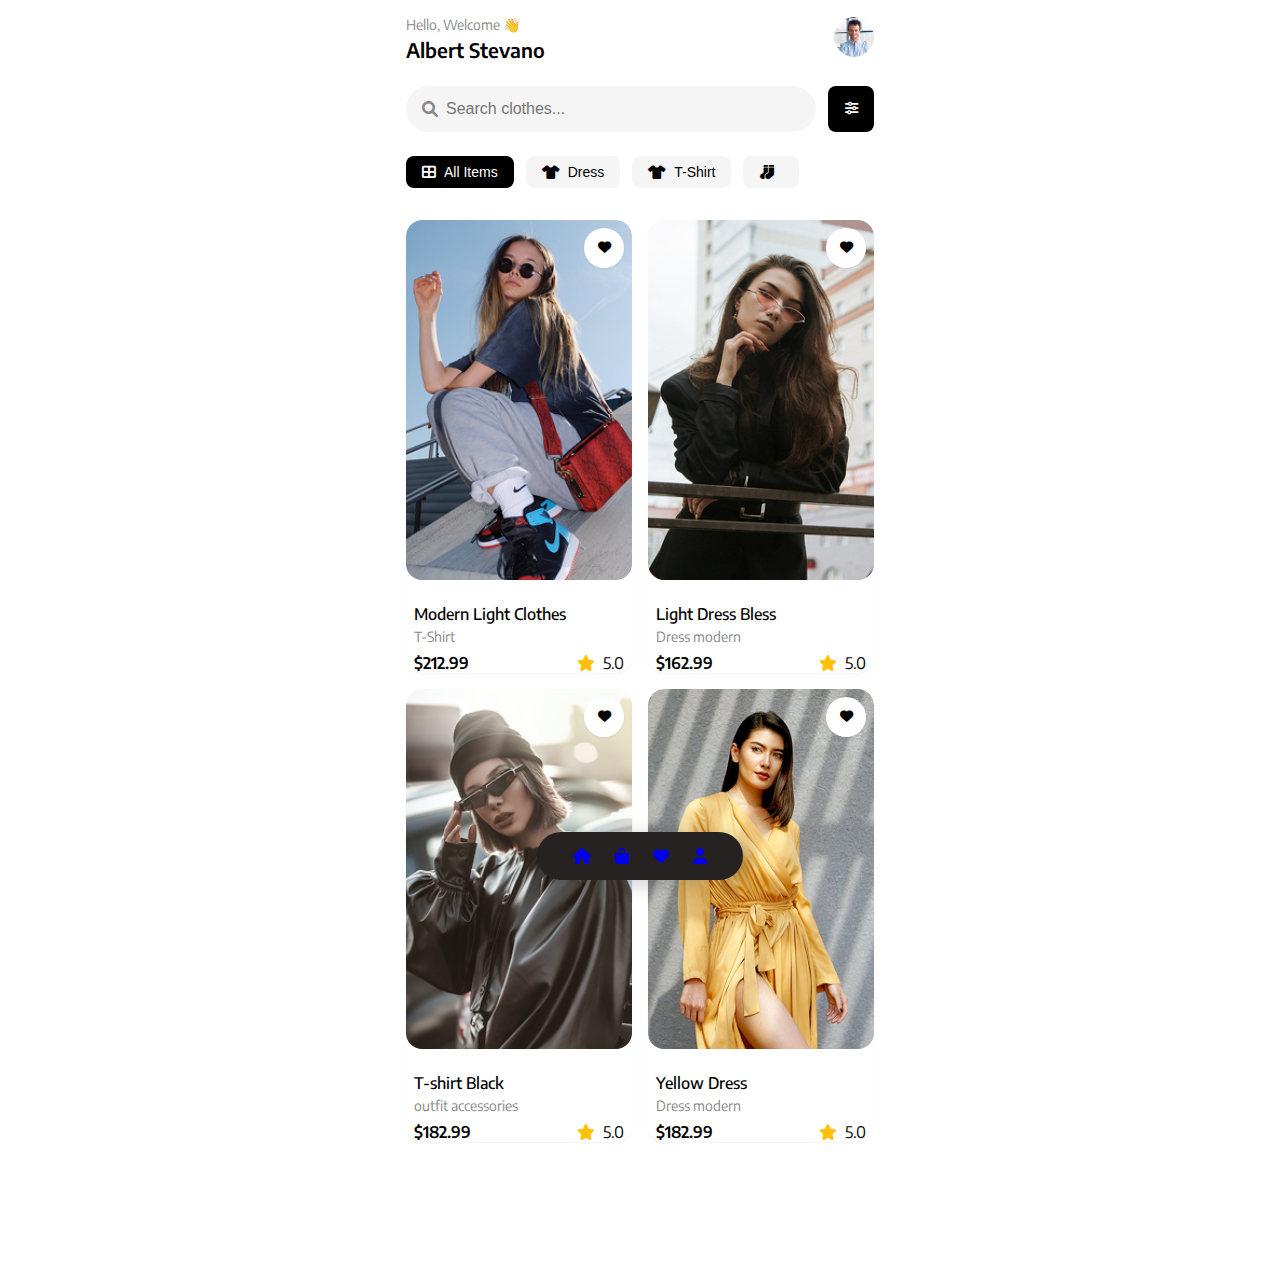
<file: index.html>
<!DOCTYPE html>
<html lang="es">
<head>
    <meta charset="UTF-8">
    <meta name="viewport" content="width=device-width, initial-scale=1.0">
    <title>E-Commerce Ropa</title>
    <link rel="stylesheet" href="../css/variables.css">
    <link rel="stylesheet" href="../css/style.css">
    <link rel="stylesheet" href="../css/checkout.css">
    <link rel="stylesheet" href="../css/detail.css">
    <!-- Fuente Encode Sans -->
    <link rel="preconnect" href="https://fonts.googleapis.com">
    <link rel="preconnect" href="https://fonts.gstatic.com" crossorigin>
    <link href="https://fonts.googleapis.com/css2?family=Encode+Sans:wght@300;400;500;600;700&display=swap" rel="stylesheet">
    <!-- Iconos -->
    <link rel="stylesheet" href="https://cdnjs.cloudflare.com/ajax/libs/font-awesome/6.0.0/css/all.min.css">
</head>
<body>
    <div class="container">
        <!-- Header con saludo y foto de perfil -->
        <header class="header">
            <div class="greeting">
                <p>Hello, Welcome 👋</p>
                <h1>Albert Stevano</h1>
            </div>
            <div class="profile-pic">
                <img src="../storage/img/Profile.png" alt="Profile Photo">
            </div>
        </header>

        <!-- Barra de búsqueda -->
        <div class="search-container">
            <div class="search-bar">
                <i class="fas fa-search"></i>
                <input type="text" placeholder="Search clothes...">
            </div>
            <button class="filter-btn">
                <i class="fas fa-sliders-h"></i>
            </button>
        </div>

        <!-- Categorías -->
        <div class="categories">
            <button class="category-btn active">
                <i class="fas fa-th-large"></i>
                <span>All Items</span>
            </button>
            <button class="category-btn">
                <i class="fas fa-tshirt"></i>
                <span>Dress</span>
            </button>
            <button class="category-btn">
                <i class="fas fa-tshirt"></i>
                <span>T-Shirt</span>
            </button>
            <button class="category-btn">
                <i class="fas fa-socks"></i>
                <span></span>
            </button>
        </div>

        <!-- Productos -->
        <div class="products">
            <!-- Producto 1 -->
            <div class="product-card" data-product-id="1">
                <div class="product-image">
                    <img src="../storage/img/Product 1.png" alt="Modern Light Clothes">
                    <button class="favorite-btn" onclick="toggleFavorite(event, 1)">
                        <i class="fas fa-heart"></i>
                    </button>
                </div>
                <div class="product-info">
                    <h3>Modern Light Clothes</h3>
                    <p>T-Shirt</p>
                    <div class="product-price-rating">
                        <span class="price">$212.99</span>
                        <div class="rating">
                            <i class="fas fa-star"></i>
                            <span>5.0</span>
                        </div>
                    </div>
                </div>
            </div>

            <!-- Producto 2 -->
            <div class="product-card" data-product-id="2">
                <div class="product-image">
                    <img src="../storage/img/Product 2.png" alt="Light Dress Bless">
                    <button class="favorite-btn" onclick="toggleFavorite(event, 2)">
                        <i class="fas fa-heart"></i>
                    </button>
                </div>
                <div class="product-info">
                    <h3>Light Dress Bless</h3>
                    <p>Dress modern</p>
                    <div class="product-price-rating">
                        <span class="price">$162.99</span>
                        <div class="rating">
                            <i class="fas fa-star"></i>
                            <span>5.0</span>
                        </div>
                    </div>
                </div>
            </div>

             <!-- Producto 3 -->
            <div class="product-card" data-product-id="3">
                <div class="product-image">
                    <img src="../storage/img/Product 3.png" alt="T-shirt black">
                    <button class="favorite-btn" onclick="toggleFavorite(event, 3)">
                        <i class="fas fa-heart"></i>
                    </button>
                </div>
                <div class="product-info">
                    <h3>T-shirt Black</h3>
                    <p>outfit accessories</p>
                    <div class="product-price-rating">
                        <span class="price">$182.99</span>
                        <div class="rating">
                            <i class="fas fa-star"></i>
                            <span>5.0</span>
                        </div>
                    </div>
                </div>
            </div>
        
            <!-- Producto 4 -->
            <div class="product-card" data-product-id="4">
                <div class="product-image">
                    <img src="../storage/img/Product 4.png" alt="Yellow Dress">
                    <button class="favorite-btn" onclick="toggleFavorite(event, 4)">
                        <i class="fas fa-heart"></i>
                    </button>
                </div>
                <div class="product-info">
                    <h3>Yellow Dress</h3>
                    <p>Dress modern</p>
                    <div class="product-price-rating">
                        <span class="price">$182.99</span>
                        <div class="rating">
                            <i class="fas fa-star"></i>
                            <span>5.0</span>
                        </div>
                    </div>
                </div>
            </div>
        </div>

        <!-- Barra de navegación inferior -->
        <nav class="bottom-nav dark">
            <a href="index.html" class="nav-item active">
                <i class="fas fa-home"></i>
            </a>
            <a href="checkout.html" class="nav-item">
                <i class="fas fa-shopping-bag"></i>
                <span class="cart-badge"></span>
            </a>
            <a href="detail.html" class="nav-item">
                <i class="fas fa-heart"></i>
            </a>
            <a href="index.html" class="nav-item">
                <i class="fas fa-user"></i>
            </a>
        </nav>
         
    </div>
</body>
</html>
</file>
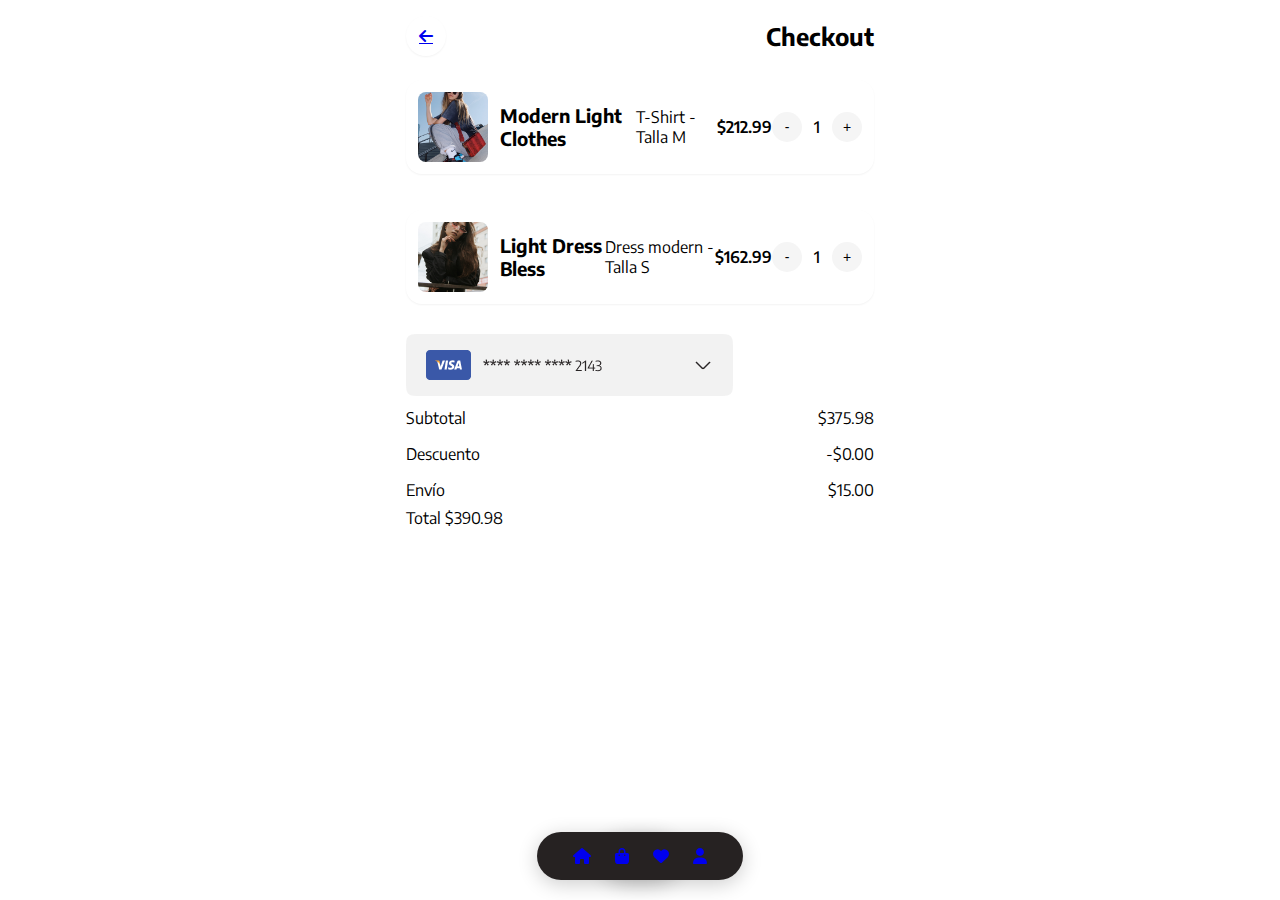
<file: views/checkout.html>
<!DOCTYPE html>
<html lang="es">
<head>
    <meta charset="UTF-8">
    <meta name="viewport" content="width=device-width, initial-scale=1.0">
    <title>Checkout - E-Commerce Ropa</title>
    <link rel="stylesheet" href="../css/detail.css">
    <link rel="stylesheet" href="../css/style.css">
    <link rel="stylesheet" href="../css/checkout.css">
    <link rel="stylesheet" href="../css/variables.css">
    <!-- Fuente Encode Sans -->
    <link rel="preconnect" href="https://fonts.googleapis.com">
    <link rel="preconnect" href="https://fonts.gstatic.com" crossorigin>
    <link href="https://fonts.googleapis.com/css2?family=Encode+Sans:wght@300;400;500;600;700&display=swap" rel="stylesheet">
    <!-- Iconos -->
    <link rel="stylesheet" href="https://cdnjs.cloudflare.com/ajax/libs/font-awesome/6.0.0/css/all.min.css">
</head>
<body>
    <div class="container">
        <!-- Header con botón de regreso -->
        <header class="checkout-header">
            <a href="index.html" class="back-btn">
                <i class="fas fa-arrow-left"></i>
            </a>
            <h2>Checkout</h2>
        </header>

        <!-- Lista de productos en el carrito -->
        <div class="cart-items">
            <div class="cart-item">
                <div class="item-image">
                    <img src="../storage/img/Product 1.png" alt="Modern Light Clothes">
                </div><br>
                <div class="item-details">
                    <h3>Modern Light Clothes</h3>
                    <p>T-Shirt - Talla M</p>
                    <div class="item-price">$212.99</div>
                </div><br>

                <div class="item-quantity">
                    <button class="quantity-btn minus">-</button>
                    <span class="quantity">1</span>
                    <button class="quantity-btn plus">+</button>
                </div>
            </div><br>

            <div class="cart-item">
                <div class="item-image">
                    <img src="../storage/img/Product 2.png" alt="Light Dress Bless">
                </div><br>
                <div class="item-details">
                    <h3>Light Dress Bless</h3>
                    <p>Dress modern - Talla S</p>
                    <div class="item-price">$162.99</div>
                </div><br>

                <div class="item-quantity">
                    <button class="quantity-btn minus">-</button>
                    <span class="quantity">1</span>
                    <button class="quantity-btn plus">+</button>
                </div><br>
            </div>
        </div>

        <!-- Cupón de descuento -->
        <div class="discount-coupon">
            <img src="../storage/Card.png"
        </div>

        <!-- Resumen de compra -->
        <div class="order-summary">
            <div class="summary-item">
                <span>Subtotal</span>
                <span>$375.98</span>
            </div>
            <div class="summary-item">
                <span>Descuento</span>
                <span>-$0.00</span>
            </div>
            <div class="summary-item">
                <span>Envío</span>
                <span>$15.00</span>
            </div>
            <div class="summary-total">
                <span>Total</span>
                <span>$390.98</span>
            </div>
        </div>

        <!-- Botón de pago -->
        <button class="checkout-btn">Pay</button>

        <!-- Barra de navegación inferior -->
        <nav class="bottom-nav dark">
            <a href="index.html" class="nav-item active">
                <i class="fas fa-home"></i>
            </a>
            <a href="checkout.html" class="nav-item">
                <i class="fas fa-shopping-bag"></i>
                <span class="cart-badge"></span>
            </a>
            <a href="detail.html" class="nav-item">
                <i class="fas fa-heart"></i>
            </a>
            <a href="index.html" class="nav-item">
                <i class="fas fa-user"></i>
            </a>
        </nav>
         
    </div>

    <script src="../js/checkout.js"></script>
</body>
</html>
</file>
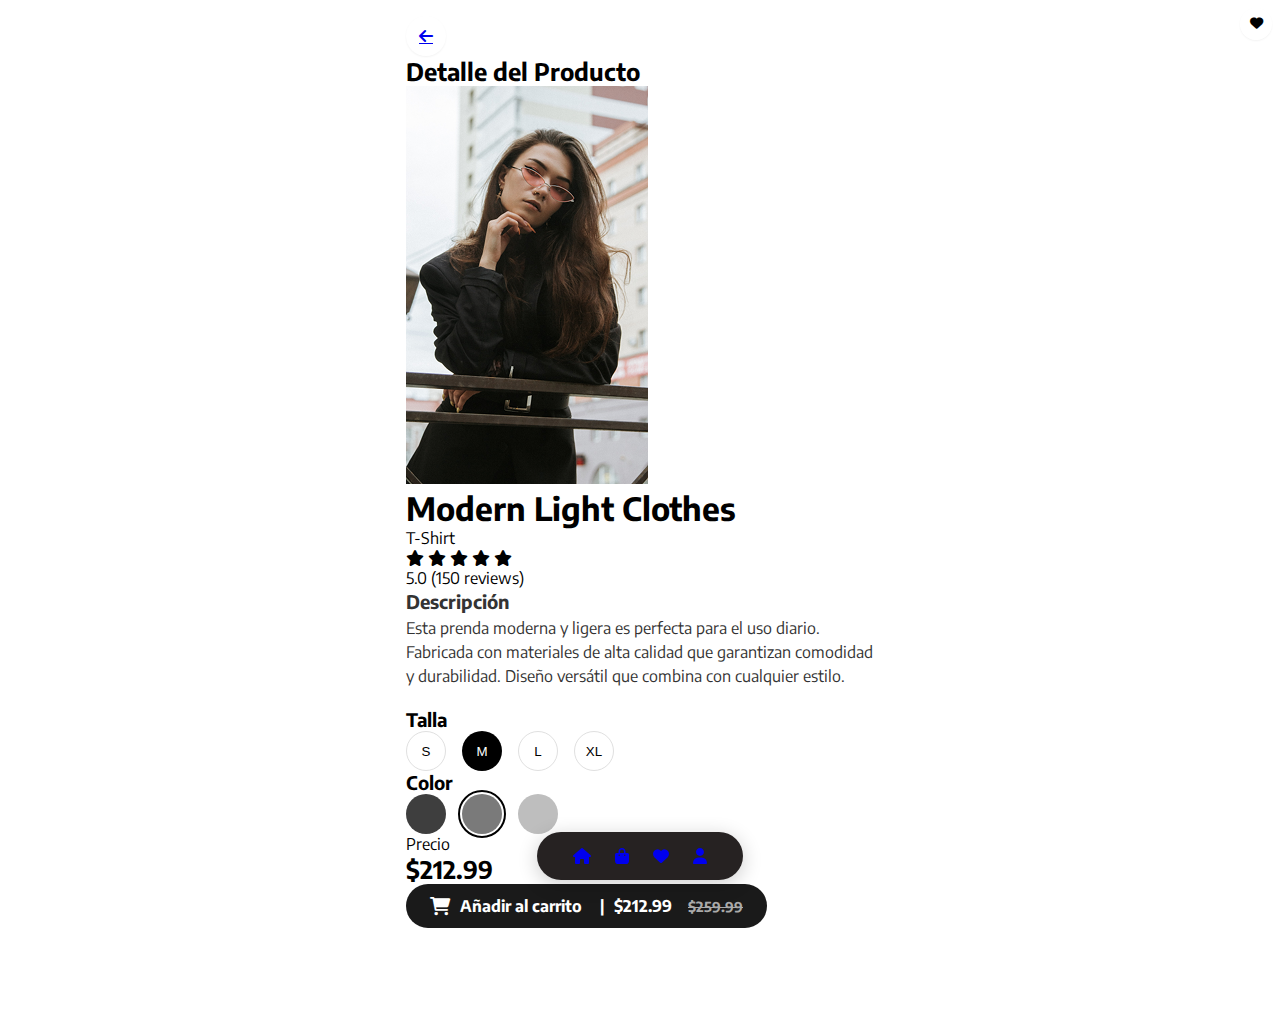
<file: views/detail.html>
<!DOCTYPE html>
<html lang="es">
<head>
    <meta charset="UTF-8">
    <meta name="viewport" content="width=device-width, initial-scale=1.0">
    <title>Detalle del Producto - E-Commerce Ropa</title>
    <link rel="stylesheet" href="../css/detail.css">
    <link rel="stylesheet" href="../css/style.css">
    <link rel="stylesheet" href="../css/variables.css">
    <link rel="stylesheet" href="../css/checkout.css">
    <!-- Fuente Encode Sans -->
    <link rel="preconnect" href="https://fonts.googleapis.com">
    <link rel="preconnect" href="https://fonts.gstatic.com" crossorigin>
    <link href="https://fonts.googleapis.com/css2?family=Encode+Sans:wght@300;400;500;600;700&display=swap" rel="stylesheet">
    <!-- Iconos -->
    <link rel="stylesheet" href="https://cdnjs.cloudflare.com/ajax/libs/font-awesome/6.0.0/css/all.min.css">
</head>
<body>
    <div class="container">
        <!-- Header con botón de regreso -->
        <header class="detail-header">
            <a href="index.html" class="back-btn">
                <i class="fas fa-arrow-left"></i>
            </a>
            <h2>Detalle del Producto</h2>
            <button class="favorite-btn" id="detailFavoriteBtn">
                <i class="fas fa-heart"></i>
            </button>
        </header>

        <!-- Detalle del producto -->
        <div class="product-detail">
            <div class="product-image-gallery">
                <img src="../storage/img/Product 2.png" alt="Product" id="productImage" class="main-image">
                <div class="image-thumbnails">
                    <div class="thumbnail active" data-src="../storage/img/Product 1.png"></div>
                    <div class="thumbnail" data-src="../storage/img/Product 2.png"></div>
                    <div class="thumbnail" data-src="../storage/img/Product 3.png"></div>
                </div>
            </div>

            <div class="product-info-detail">
                <h1 id="productName">Modern Light Clothes</h1>
                <p id="productCategory">T-Shirt</p>
                
                <div class="product-rating">
                    <div class="stars">
                        <i class="fas fa-star"></i>
                        <i class="fas fa-star"></i>
                        <i class="fas fa-star"></i>
                        <i class="fas fa-star"></i>
                        <i class="fas fa-star"></i>
                    </div>
                    <span>5.0 (150 reviews)</span>
                </div>

                <div class="product-description">
                    <h3>Descripción</h3>
                    <p>
                        Esta prenda moderna y ligera es perfecta para el uso diario. 
                        Fabricada con materiales de alta calidad que garantizan comodidad y durabilidad.
                        Diseño versátil que combina con cualquier estilo.
                    </p>
                </div>

                <div class="product-size">
                    <h3>Talla</h3>
                    <div class="size-options">
                        <button class="size-btn">S</button>
                        <button class="size-btn active">M</button>
                        <button class="size-btn">L</button>
                        <button class="size-btn">XL</button>
                    </div>
                </div>

                <div class="product-colors">
                    <h3>Color</h3>
                    <div class="color-options">
                        <button class="color-btn" style="background-color: #3E3E3E;"></button>
                        <button class="color-btn active" style="background-color: #7A7A7A;"></button>
                        <button class="color-btn" style="background-color: #BEBEBE;"></button>
                    </div>
                </div>

                <div class="product-price-cart">
                    <div class="price-container">
                        <p>Precio</p>
                        <h2 id="productPrice">$212.99</h2>
                    </div>
                    <a href="checkout.html" class="add-to-cart-btn">
                        <i class="fas fa-shopping-cart"></i>
                        <span class="cart-text">Añadir al carrito</span> | <span class="cart-price">$212.99</span>
                        <span class="cart-old-price">$259.99</span>
                    </a>
                </div>
                

        <!-- Barra de navegación inferior -->
        <nav class="bottom-nav dark">
            <a href="index.html" class="nav-item active">
                <i class="fas fa-home"></i>
            </a>
            <a href="checkout.html" class="nav-item">
                <i class="fas fa-shopping-bag"></i>
                <span class="cart-badge"></span>
            </a>
            <a href="detail.html" class="nav-item">
                <i class="fas fa-heart"></i>
            </a>
            <a href="index.html" class="nav-item">
                <i class="fas fa-user"></i>
            </a>
        </nav>
         
    </div>

    <script src="../js/detail.js"></script>
</body>
</html>
</file>
<file: css/variables.css>
:root {
    /* Colores */
    --color-primary: #000000;
    --color-secondary: #333333;
    --color-background: #ffffff;
    --color-gray-light: #f5f5f5;
    --color-gray-medium: #e0e0e0;
    --color-gray-dark: #888888;
    --color-accent: #ffc107;
    
    /* Tipografía */
    --font-primary: 'Encode Sans', sans-serif;
    
    /* Tamaños de fuente */
    --font-size-xs: 0.75rem;   /* 12px */
    --font-size-sm: 0.875rem;  /* 14px */
    --font-size-md: 1rem;      /* 16px */
    --font-size-lg: 1.125rem;  /* 18px */
    --font-size-xl: 1.25rem;   /* 20px */
    --font-size-2xl: 1.5rem;   /* 24px */
    
    /* Espaciados */
    --spacing-xs: 0.25rem;     /* 4px */
    --spacing-sm: 0.5rem;      /* 8px */
    --spacing-md: 1rem;        /* 16px */
    --spacing-lg: 1.5rem;      /* 24px */
    --spacing-xl: 2rem;        /* 32px */
    
    /* Bordes */
    --border-radius-sm: 0.25rem;  /* 4px */
    --border-radius-md: 0.5rem;   /* 8px */
    --border-radius-lg: 1rem;     /* 16px */
    --border-radius-full: 9999px;
    
    /* Sombras */
    --shadow-sm: 0 1px 2px 0 rgba(0, 0, 0, 0.05);
    --shadow-md: 0 4px 6px -1px rgba(0, 0, 0, 0.1), 0 2px 4px -1px rgba(0, 0, 0, 0.06);
    --shadow-lg: 0 10px 15px -3px rgba(0, 0, 0, 0.1), 0 4px 6px -2px rgba(0, 0, 0, 0.05);
  }
</file>
<file: css/style.css>
/* Estilos generales */
* {
    margin: 0;
    padding: 0;
    box-sizing: border-box;
}

body {
    font-family: var(--font-primary);
    background-color: var(--color-background);
    color: var(--color-primary);
    padding-bottom: 80px; /* Espacio para la navegación inferior */
}

.container {
    padding: 16px;
    max-width: 500px;
    margin: 0 auto;
}

/* Header con saludo y foto de perfil */
.header {
    display: flex;
    justify-content: space-between;
    align-items: center;
    margin-bottom: 24px;
}

.greeting p {
    color: var(--color-gray-dark);
    font-size: var(--font-size-sm);
    margin-bottom: 4px;
}

.greeting h1 {
    font-size: var(--font-size-xl);
    font-weight: 600;
}

.profile-pic img {
    width: 40px;
    height: 40px;
    border-radius: 50%;
    object-fit: cover;
}

/* Barra de búsqueda */
.search-container {
    display: flex;
    gap: 12px;
    margin-bottom: 24px;
}

.search-bar {
    flex: 1;
    display: flex;
    align-items: center;
    background-color: var(--color-gray-light);
    border-radius: var(--border-radius-full);
    padding: 12px 16px;
}

.search-bar i {
    color: var(--color-gray-dark);
    margin-right: 8px;
}

.search-bar input {
    border: none;
    background: transparent;
    outline: none;
    width: 100%;
    font-size: var(--font-size-md);
    color: var(--color-secondary);
}

.filter-btn {
    width: 46px;
    height: 46px;
    background-color: var(--color-primary);
    color: white;
    border: none;
    border-radius: var(--border-radius-md);
    display: flex;
    justify-content: center;
    align-items: center;
    cursor: pointer;
}

/* Categorías */
.categories {
    display: flex;
    gap: 12px;
    overflow-x: auto;
    margin-bottom: 24px;
    padding-bottom: 8px;
    scrollbar-width: none; /* Firefox */
}

.categories::-webkit-scrollbar {
    display: none; /* Chrome, Safari, Edge */
}

.category-btn {
    display: flex;
    align-items: center;
    gap: 8px;
    padding: 8px 16px;
    background-color: var(--color-gray-light);
    border: none;
    border-radius: var(--border-radius-md);
    white-space: nowrap;
    cursor: pointer;
    font-size: var(--font-size-sm);
}

.category-btn.active {
    background-color: var(--color-primary);
    color: white;
}

/* Productos */
.products {
    display: grid;
    grid-template-columns: repeat(2, 1fr);
    gap: 16px;
    margin-bottom: 24px;
}

.product-card {
    border-radius: var(--border-radius-lg);
    overflow: hidden;
    background-color: white;
    box-shadow: var(--shadow-sm);
}

.product-image {
    position: relative;
    height: 180px;
}

.product-image img {
    width: 100%;
    height: 100%;
    object-fit: cover;
}

.favorite-btn {
    position: absolute;
    top: 8px;
    right: 8px;
    width: 32px;
    height: 32px;
    background-color: rgba(255, 255, 255, 0.8);
    border: none;
    border-radius: 50%;
    display: flex;
    justify-content: center;
    align-items: center;
    cursor: pointer;
}

.favorite-btn i {
    color: var(--color-primary);
}

.product-info {
    padding: 12px;
}

.product-info h3 {
    font-size: var(--font-size-md);
    font-weight: 500;
    margin-bottom: 4px;
}

.product-info p {
    color: var(--color-gray-dark);
    font-size: var(--font-size-sm);
    margin-bottom: 8px;
}

.product-price-rating {
    display: flex;
    justify-content: space-between;
    align-items: center;
}

.price {
    font-weight: 600;
    font-size: var(--font-size-md);
}

.rating {
    display: flex;
    align-items: center;
    gap: 4px;
}

.rating i {
    color: var(--color-accent);
}

/* Barra de navegación inferior */
.bottom-nav {
    position: fixed;
    bottom: 20px;
    left: 50%;
    transform: translateX(-50%);
    background-color: #262222;
    display: flex;
    justify-content: space-around;
    align-items: center;
    padding: 14px 24px;
    border-radius: 40px;
    box-shadow: 0px 4px 20px rgba(0, 0, 0, 0.2);
    width: fit-content;
    z-index: 100;
  }
  
  .nav-item {
    text-decoration: none;
    margin: 0 12px;
  }
  
  .icon-circle {
    width: 48px;
    height: 48px;
    background-color: #2d2727;
    border-radius: 50%;
    display: flex;
    justify-content: center;
    align-items: center;
    transition: all 0.3s ease;
  }
  
  .icon-circle i {
    font-size: 20px;
    color: white;
  }
  
  .nav-item.active .icon-circle {
    background-color: white;
  }
  
  .nav-item.active .icon-circle i {
    color: black;
  }
  

/* Responsive */
@media (max-width: 480px) {
    .products {
        grid-template-columns: 1fr 1fr;
        gap: 12px;
    }
    
    .product-image {
        height: 150px;
    }
}
</file>
<file: css/checkout.css>
/* Estilos generales */
* {
    margin: 0;
    padding: 0;
    box-sizing: border-box;
}

body {
    font-family: var(--font-primary);
    background-color: var(--color-background);
    color: var(--color-primary);
}

.container {
    padding: 16px;
    max-width: 500px;
    margin: 0 auto;
}

/* Header de checkout */
.checkout-header {
    display: flex;
    justify-content: space-between;
    align-items: center;
    margin-bottom: 24px;
}

.checkout-header h1 {
    font-size: var(--font-size-xl);
    font-weight: 600;
}

.back-btn, .menu-btn {
    width: 40px;
    height: 40px;
    border-radius: 50%;
    background-color: white;
    display: flex;
    justify-content: center;
    align-items: center;
    border: none;
    box-shadow: var(--shadow-sm);
    cursor: pointer;
}

/* Productos en el carrito */
.cart-items {
    margin-bottom: 30px;
}

.cart-item {
    display: flex;
    align-items: center;
    background-color: white;
    border-radius: var(--border-radius-lg);
    padding: 12px;
    margin-bottom: 16px;
    box-shadow: var(--shadow-sm);
}

.item-image {
    width: 70px;
    height: 70px;
    border-radius: var(--border-radius-md);
    overflow: hidden;
    margin-right: 12px;
}

.item-image img {
    width: 100%;
    height: 100%;
    object-fit: cover;
}

.item-details {
    flex: 1;
    display: flex;
    justify-content: space-between;
    align-items: center;
}

.item-info h3 {
    font-size: var(--font-size-md);
    font-weight: 500;
    margin-bottom: 4px;
}

.item-info p {
    color: var(--color-gray-dark);
    font-size: var(--font-size-sm);
    margin-bottom: 4px;
}

.item-price {
    font-weight: 600;
}

.item-quantity {
    display: flex;
    align-items: center;
    gap: 12px;
}

.quantity-btn {
    width: 30px;
    height: 30px;
    border-radius: 50%;
    background-color: var(--color-gray-light);
    display: flex;
    justify-content: center;
    align-items: center;
    border: none;
    cursor: pointer;
    font-size: var(--font-size-sm);
}

.quantity {
    font-size: var(--font-size-md);
    font-weight: 500;
}

.more-options-btn {
    background: none;
    border: none;
    color: var(--color-gray-dark);
    cursor: pointer;
    padding: 8px;
    margin-left: 8px;
}

/* Información de envío y pago */
.shipping-payment {
    padding: 20px 0;
}

.shipping-payment h2 {
    font-size: var(--font-size-lg);
    margin-bottom: 16px;
}

.payment-method {
    display: flex;
    justify-content: space-between;
    align-items: center;
    background-color: var(--color-gray-light);
    padding: 16px;
    border-radius: var(--border-radius-md);
    margin-bottom: 24px;
}

.card-info {
    display: flex;
    align-items: center;
    gap: 12px;
}

.card-logo {
    font-size: var(--font-size-xl);
    color: var(--color-primary);
}

.card-number {
    font-size: var(--font-size-md);
}

.expand-btn {
    background: none;
    border: none;
    color: var(--color-gray-dark);
    cursor: pointer;
}

/* Resumen de la compra */
.order-summary {
    margin-bottom: 24px;
}

.summary-item {
    display: flex;
    justify-content: space-between;
    padding: 8px 0;
    font-size: var(--font-size-md);
}

.summary-item.total {
    border-top: 1px solid var(--color-gray-medium);
    padding-top: 16px;
    margin-top: 8px;
    font-weight: 600;
}

.amount {
    font-weight: 500;
}

/* Botón de pago */
.checkout-btn {
    position: fixed;
    bottom: 20px;
    left: 50%;
    transform: translateX(-50%);
    background-color: #262222;
    display: flex;
    justify-content: space-around;
    align-items: center;
    padding: 14px 24px;
    border-radius: 40px;
    box-shadow: 0px 4px 20px rgba(0, 0, 0, 0.2);
    width: fit-content;
    z-index: 100;
  }
  


/* Modal de confirmación de pago */
.modal {
    display: none;
    position: fixed;
    top: 0;
    left: 0;
    width: 100%;
    height: 100%;
    background-color: rgba(0, 0, 0, 0.5);
    z-index: 100;
    justify-content: center;
    align-items: center;
}

.modal-content {
    background-color: white;
    padding: 24px;
    border-radius: var(--border-radius-lg);
    max-width: 90%;
    width: 400px;
    position: relative;
    text-align: center;
}

.close-modal-btn {
    position: absolute;
    top: 16px;
    right: 16px;
    background: none;
    border: none;
    font-size: 24px;
    cursor: pointer;
}

.success-icon {
    font-size: 60px;
    color: #4CAF50;
    margin-bottom: 16px;
}

.modal-content h2 {
    margin-bottom: 16px;
}

.modal-content p {
    margin-bottom: 24px;
    line-height: 1.5;
}

.modal.show {
    display: flex;
}
/* Barra de navegación inferior */
.bottom-nav {
    position: fixed;
    bottom: 20px;
    left: 50%;
    transform: translateX(-50%);
    background-color: #262222;
    display: flex;
    justify-content: space-around;
    align-items: center;
    padding: 14px 24px;
    border-radius: 40px;
    box-shadow: 0px 4px 20px rgba(0, 0, 0, 0.2);
    width: fit-content;
    z-index: 100;
  }
  
  .nav-item {
    text-decoration: none;
    margin: 0 12px;
  }
  
  .icon-circle {
    width: 48px;
    height: 48px;
    background-color: #2d2727;
    border-radius: 50%;
    display: flex;
    justify-content: center;
    align-items: center;
    transition: all 0.3s ease;
  }
  
  .icon-circle i {
    font-size: 20px;
    color: white;
  }
  
  .nav-item.active .icon-circle {
    background-color: white;
  }
  
  .nav-item.active .icon-circle i {
    color: black;
  }
/* Responsive */
@media (max-width: 480px) {
    .item-quantity {
        gap: 8px;
    }
    
    .quantity-btn {
        width: 28px;
        height: 28px;
    }
    
    .order-summary {
        font-size: var(--font-size-sm);
    }
}
</file>
<file: css/detail.css>
/* Estilos generales */
* {
    margin: 0;
    padding: 0;
    box-sizing: border-box;
}

body {
    font-family: var(--font-primary);
    background-color: var(--color-background);
    color: var(--color-primary);
}

.container {
    padding: 16px;
    max-width: 500px;
    margin: 0 auto;
}

/* Header con botones de navegación */
.product-header {
    display: flex;
    justify-content: space-between;
    align-items: center;
    margin-bottom: 16px;
}

.back-btn, .favorite-btn {
    width: 40px;
    height: 40px;
    border-radius: 50%;
    background-color: white;
    display: flex;
    justify-content: center;
    align-items: center;
    border: none;
    box-shadow: var(--shadow-sm);
    cursor: pointer;
}

.favorite-btn i {
    color: var(--color-primary);
}

/* Imagen del producto */
.product-image {
    border-radius: var(--border-radius-lg);
    overflow: hidden;
    margin-bottom: 24px;
    height: 360px;
}

.product-image img {
    width: 100%;
    height: 100%;
    object-fit: cover;
}

/* Información del producto */
.product-info {
    padding: 0 8px;
}

.product-info h1 {
    font-size: var(--font-size-2xl);
    font-weight: 600;
    margin-bottom: 12px;
}

.rating-views {
    display: flex;
    align-items: center;
    margin-bottom: 16px;
}

.rating {
    display: flex;
    align-items: center;
    gap: 8px;
}

.rating i {
    color: var(--color-accent);
}

.reviews {
    color: var(--color-gray-dark);
    font-size: var(--font-size-sm);
}

.product-description {
    color: var(--color-secondary);
    margin-bottom: 20px;
    line-height: 1.5;
}

.read-more-btn {
    background: none;
    border: none;
    color: var(--color-primary);
    font-weight: 600;
    cursor: pointer;
    padding: 0;
    font-family: inherit;
    font-size: inherit;
}

/* Selector de cantidad */
.quantity-selector {
    display: flex;
    align-items: center;
    gap: 16px;
    margin-bottom: 24px;
}

.quantity-btn {
    width: 36px;
    height: 36px;
    border-radius: 50%;
    background-color: var(--color-gray-light);
    display: flex;
    justify-content: center;
    align-items: center;
    border: none;
    cursor: pointer;
}

.quantity {
    font-size: var(--font-size-lg);
    font-weight: 600;
}

/* Selector de talla */
.size-section, .color-section {
    margin-bottom: 24px;
}

.size-section h3, .color-section h3 {
    font-size: var(--font-size-md);
    margin-bottom: 12px;
}

.size-options {
    display: flex;
    gap: 16px;
}

.size-btn {
    width: 40px;
    height: 40px;
    border-radius: 50%;
    background-color: white;
    border: 1px solid var(--color-gray-medium);
    display: flex;
    justify-content: center;
    align-items: center;
    cursor: pointer;
    font-weight: 500;
}

.size-btn.active {
    background-color: var(--color-primary);
    color: white;
    border: none;
}

/* Selector de color */
.color-options {
    display: flex;
    gap: 16px;
}

.color-btn {
    width: 40px;
    height: 40px;
    border-radius: 50%;
    border: none;
    cursor: pointer;
}

.color-btn.active {
    outline: 2px solid var(--color-primary);
    outline-offset: 2px;
}

/* Botón de compra */
.buy-btn {
    width: 100%;
    background-color: var(--color-primary);
    color: white;
    border: none;
    border-radius: var(--border-radius-lg);
    padding: 16px;
    display: flex;
    justify-content: center;
    align-items: center;
    gap: 10px;
    font-size: var(--font-size-md);
    font-weight: 600;
    cursor: pointer;
    margin-top: 16px;
}

.original-price {
    text-decoration: line-through;
    color: var(--color-gray-medium);
    font-weight: 400;
    font-size: var(--font-size-sm);
    margin-left: 8px;
}

/* Modal para "Read More" */
.modal {
    display: none;
    position: fixed;
    top: 0;
    left: 0;
    width: 100%;
    height: 100%;
    background-color: rgba(0, 0, 0, 0.5);
    z-index: 100;
    justify-content: center;
    align-items: center;
}

.modal-content {
    background-color: white;
    padding: 24px;
    border-radius: var(--border-radius-lg);
    max-width: 90%;
    width: 400px;
    position: relative;
}

.close-modal-btn {
    position: absolute;
    top: 16px;
    right: 16px;
    background: none;
    border: none;
    font-size: 24px;
    cursor: pointer;
}

.modal-content h2 {
    margin-bottom: 16px;
}

.modal-content p {
    margin-bottom: 12px;
    line-height: 1.5;
}

/* Mostrar el modal */
.modal.show {
    display: flex;
}
.add-to-cart-btn {
    display: inline-flex;
    align-items: center;
    gap: 10px;
    background-color: #1a1a1a;
    color: #fff;
    padding: 12px 24px;
    border-radius: 30px;
    text-decoration: none;
    font-weight: bold;
    transition: background-color 0.3s ease;
}

.add-to-cart-btn:hover {
    background-color: #333;
}

.add-to-cart-btn i {
    font-size: 18px;
}

.cart-text {
    margin-right: 8px;
}

.cart-price {
    font-weight: bold;
    color: #fff;
}

.cart-old-price {
    color: #aaa;
    font-size: 14px;
    text-decoration: line-through;
    margin-left: 6px;
}
/* Barra de navegación inferior */
.bottom-nav {
    position: fixed;
    bottom: 20px;
    left: 50%;
    transform: translateX(-50%);
    background-color: #262222;
    display: flex;
    justify-content: space-around;
    align-items: center;
    padding: 14px 24px;
    border-radius: 40px;
    box-shadow: 0px 4px 20px rgba(0, 0, 0, 0.2);
    width: fit-content;
    z-index: 100;
  }
  
  .nav-item {
    text-decoration: none;
    margin: 0 12px;
  }
  
  .icon-circle {
    width: 48px;
    height: 48px;
    background-color: #2d2727;
    border-radius: 50%;
    display: flex;
    justify-content: center;
    align-items: center;
    transition: all 0.3s ease;
  }
  
  .icon-circle i {
    font-size: 20px;
    color: white;
  }
  
  .nav-item.active .icon-circle {
    background-color: white;
  }
  
  .nav-item.active .icon-circle i {
    color: black;
  }
</file>
